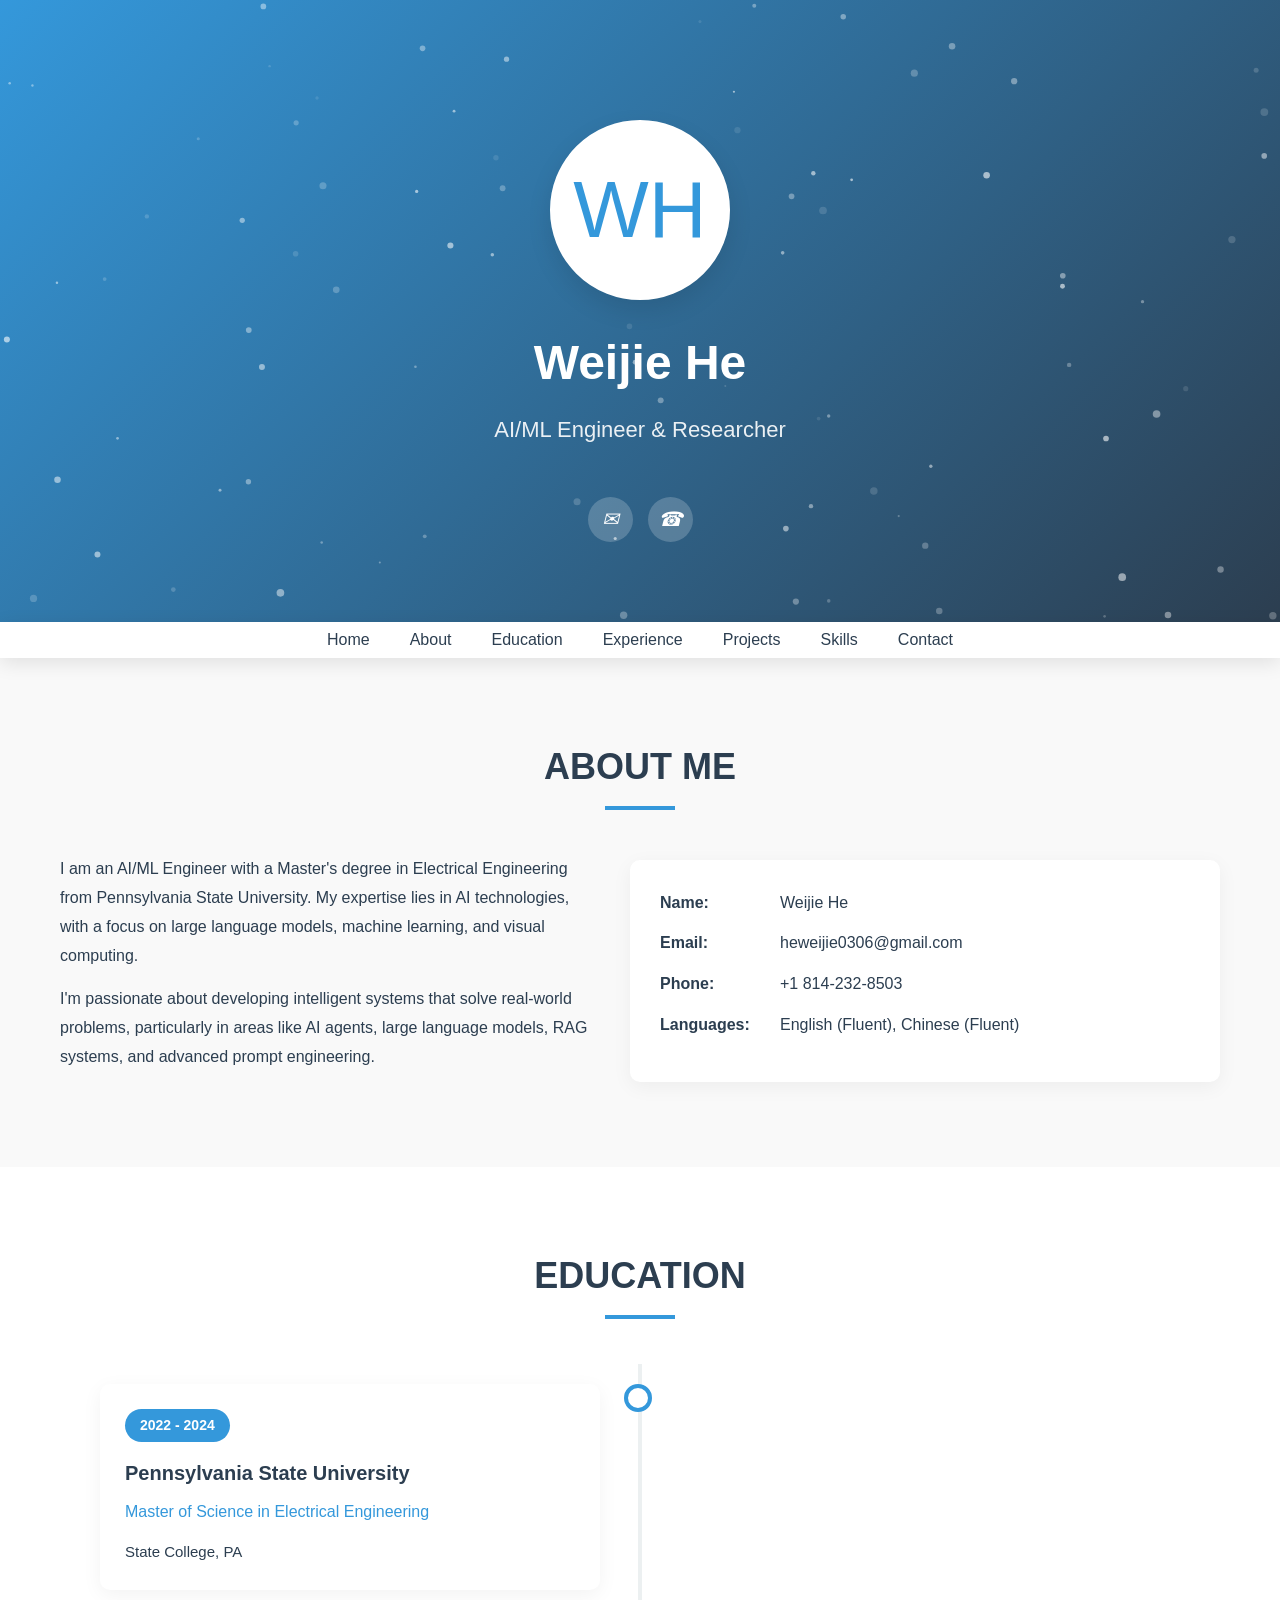
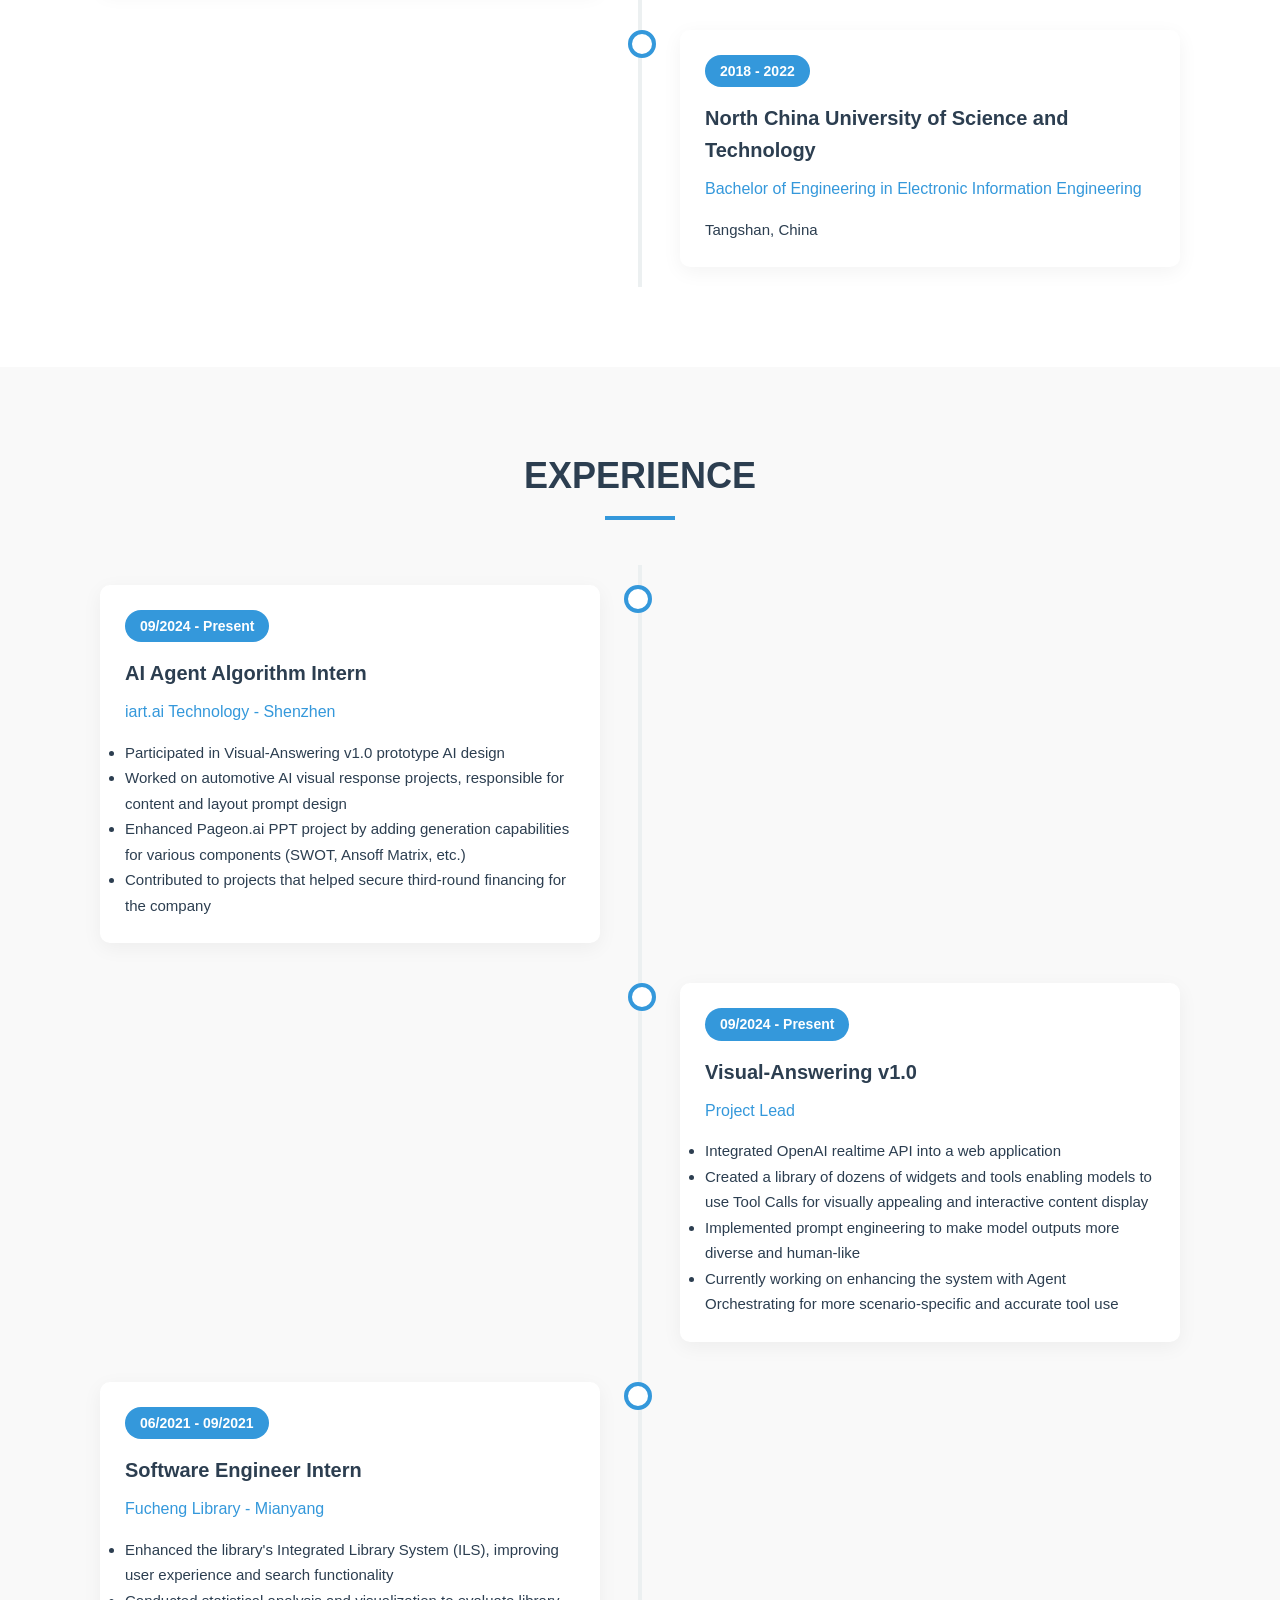
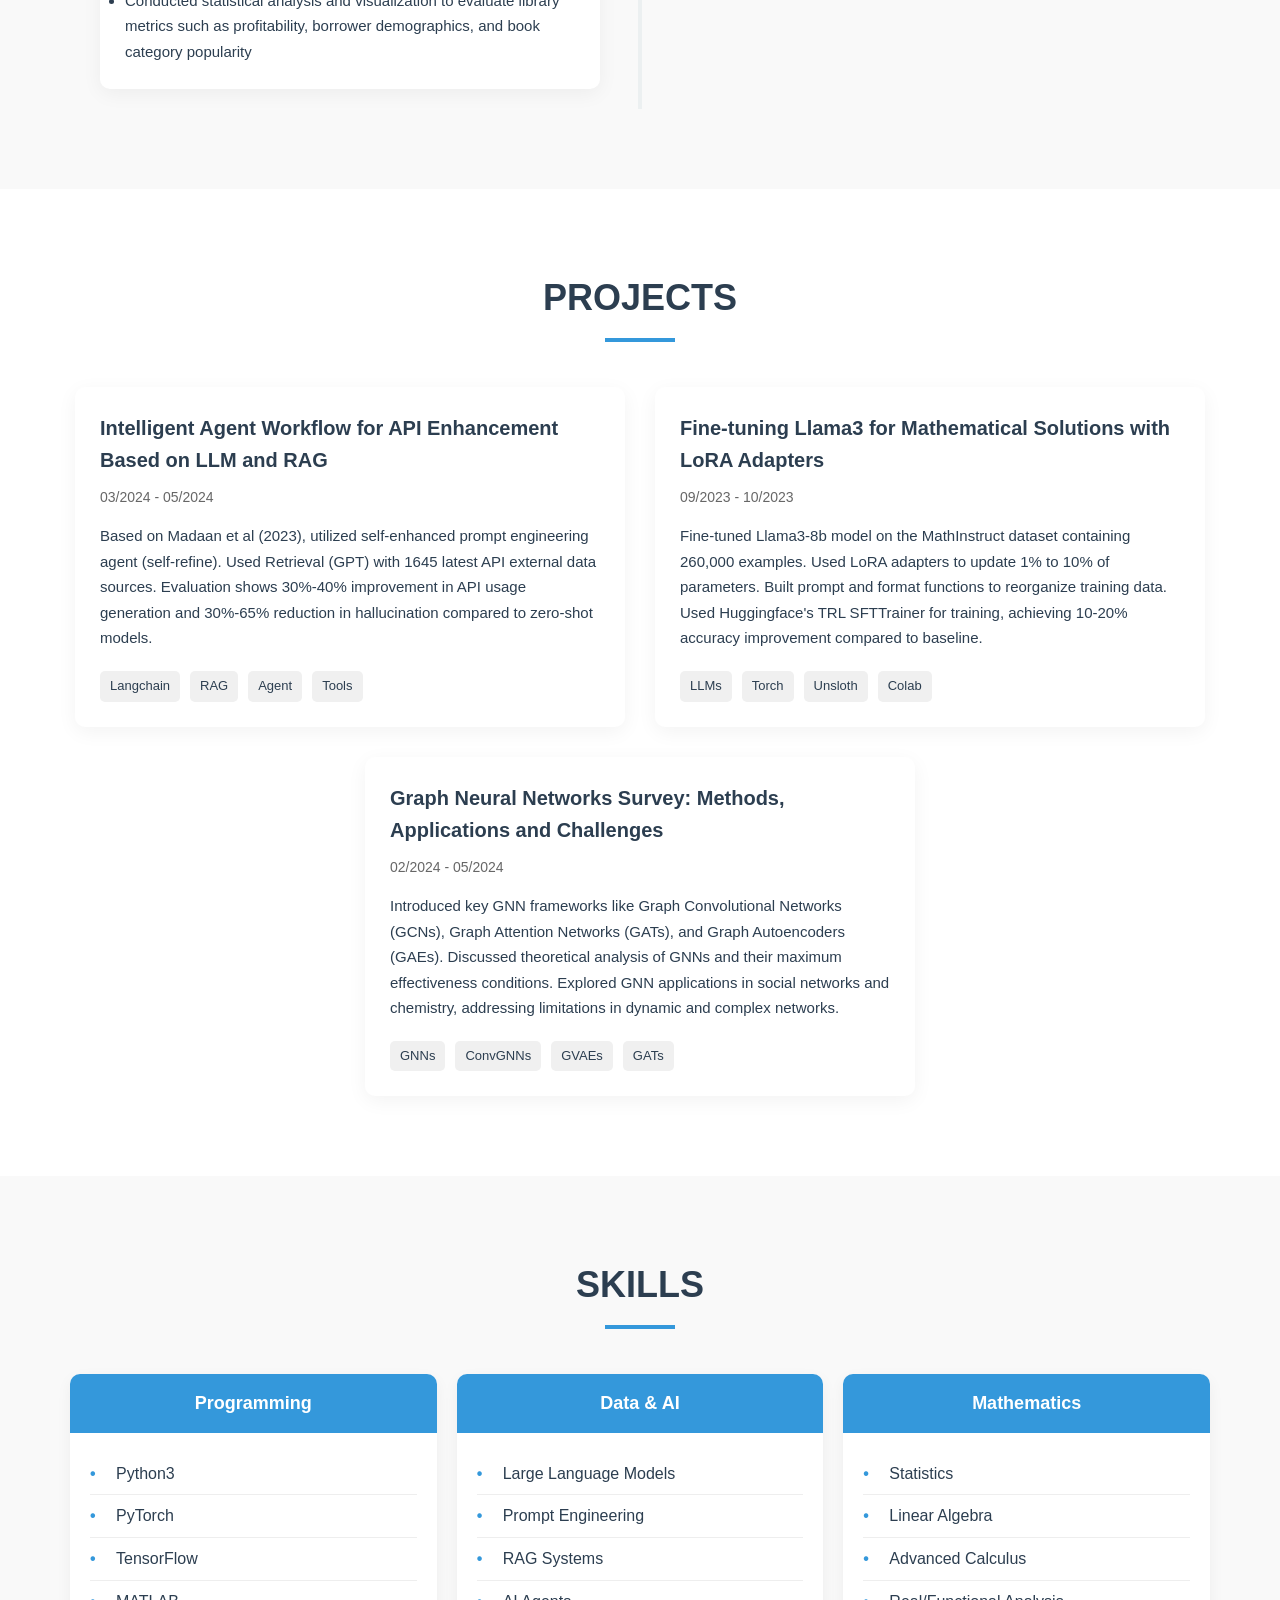
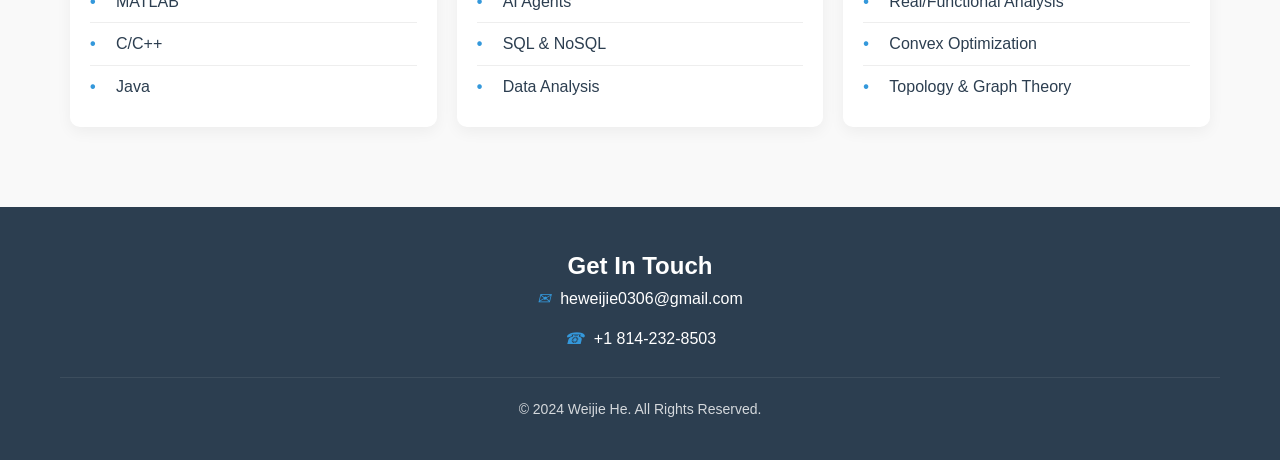
<file: weijie.html>
<!DOCTYPE html>
<html lang="en">
<head>
  <meta charset="UTF-8">
  <meta name="viewport" content="width=device-width, initial-scale=1.0">
  <title>Weijie He | AI Engineer</title>
  <style>
    :root {
      --primary: #3498db;
      --secondary: #2c3e50;
      --light: #ecf0f1;
      --dark: #2c3e50;
      --accent: #e74c3c;
    }
    
    * {
      margin: 0;
      padding: 0;
      box-sizing: border-box;
    }
    
    body {
      font-family: 'Segoe UI', Tahoma, Geneva, Verdana, sans-serif;
      line-height: 1.6;
      color: var(--dark);
      background-color: #f9f9f9;
    }
    
    .container {
      max-width: 1200px;
      margin: 0 auto;
      padding: 0 20px;
    }
    
    header {
      background: linear-gradient(135deg, var(--primary), var(--secondary));
      color: white;
      padding: 120px 0 80px;
      position: relative;
      overflow: hidden;
    }
    
    .particles {
      position: absolute;
      top: 0;
      left: 0;
      width: 100%;
      height: 100%;
      
    }
    
    .header-content {
      position: relative;
      z-index: 2;
      display: flex;
      flex-direction: column;
      align-items: center;
      text-align: center;
    }
    
    .profile-img {
      width: 180px;
      height: 180px;
      border-radius: 50%;
      object-fit: cover;
      border: 5px solid white;
      box-shadow: 0 10px 25px rgba(0,0,0,0.1);
      margin-bottom: 25px;
      background-color: #fff;
      display: flex;
      align-items: center;
      justify-content: center;
      font-size: 80px;
      color: var(--primary);
    }
    
    h1 {
      font-size: 48px;
      margin-bottom: 10px;
      font-weight: 700;
    }
    
    .header-subtitle {
      font-size: 22px;
      margin-bottom: 30px;
      opacity: 0.9;
    }
    
    .social-links {
      display: flex;
      gap: 15px;
      margin-top: 20px;
    }
    
    .social-links a {
      display: flex;
      align-items: center;
      justify-content: center;
      width: 45px;
      height: 45px;
      border-radius: 50%;
      background: rgba(255,255,255,0.2);
      color: white;
      transition: all 0.3s;
      text-decoration: none;
      font-size: 20px;
    }
    
    .social-links a:hover {
      background: white;
      color: var(--primary);
      transform: translateY(-3px);
    }
    
    .nav-container {
      background-color: white;
      box-shadow: 0 5px 20px rgba(0,0,0,0.1);
      position: sticky;
      top: 0;
      z-index: 100;
    }
    
    nav {
      display: flex;
      justify-content: center;
      padding: 15px 0;
    }
    
    nav a {
      color: var(--dark);
      text-decoration: none;
      margin: 0 20px;
      font-weight: 500;
      position: relative;
      padding: 5px 0;
      transition: all 0.3s;
    }
    
    nav a:hover {
      color: var(--primary);
    }
    
    nav a::after {
      content: '';
      position: absolute;
      bottom: 0;
      left: 0;
      width: 0;
      height: 2px;
      background-color: var(--primary);
      transition: width 0.3s;
    }
    
    nav a:hover::after {
      width: 100%;
    }
    
    section {
      padding: 80px 0;
    }
    
    section:nth-child(even) {
      background-color: white;
    }
    
    .section-title {
      text-align: center;
      margin-bottom: 60px;
      position: relative;
    }
    
    .section-title h2 {
      font-size: 36px;
      font-weight: 700;
      text-transform: uppercase;
      color: var(--secondary);
    }
    
    .section-title::after {
      content: '';
      position: absolute;
      bottom: -15px;
      left: 50%;
      transform: translateX(-50%);
      width: 70px;
      height: 4px;
      background-color: var(--primary);
    }
    
    .about-content {
      display: flex;
      flex-wrap: wrap;
      gap: 40px;
      align-items: center;
    }
    
    .about-text {
      flex: 1;
      min-width: 300px;
    }
    
    .about-text p {
      margin-bottom: 15px;
      font-size: 16px;
      line-height: 1.8;
    }
    
    .about-details {
      flex: 1;
      min-width: 300px;
      background-color: white;
      padding: 30px;
      border-radius: 10px;
      box-shadow: 0 5px 20px rgba(0,0,0,0.05);
    }
    
    .detail-item {
      display: flex;
      margin-bottom: 15px;
    }
    
    .detail-title {
      min-width: 120px;
      font-weight: 600;
      color: var(--secondary);
    }
    
    .timeline {
      position: relative;
    }
    
    .timeline::before {
      content: '';
      position: absolute;
      width: 4px;
      background-color: var(--light);
      top: 0;
      bottom: 0;
      left: 50%;
      margin-left: -2px;
    }
    
    .timeline-item {
      padding: 20px 40px;
      position: relative;
      width: 50%;
      box-sizing: border-box;
    }
    
    .timeline-item:nth-child(odd) {
      left: 0;
    }
    
    .timeline-item:nth-child(even) {
      left: 50%;
    }
    
    .timeline-item::after {
      content: '';
      position: absolute;
      width: 20px;
      height: 20px;
      background-color: white;
      border: 4px solid var(--primary);
      border-radius: 50%;
      top: 20px;
      z-index: 1;
    }
    
    .timeline-item:nth-child(odd)::after {
      right: -12px;
    }
    
    .timeline-item:nth-child(even)::after {
      left: -12px;
    }
    
    .timeline-content {
      background-color: white;
      padding: 25px;
      border-radius: 10px;
      box-shadow: 0 5px 20px rgba(0,0,0,0.05);
      position: relative;
      transition: all 0.3s;
    }
    
    .timeline-content:hover {
      transform: translateY(-5px);
      box-shadow: 0 10px 30px rgba(0,0,0,0.1);
    }
    
    .timeline-date {
      display: inline-block;
      color: white;
      background-color: var(--primary);
      padding: 5px 15px;
      border-radius: 20px;
      font-size: 14px;
      font-weight: 600;
      margin-bottom: 15px;
    }
    
    .timeline-title {
      font-size: 20px;
      margin-bottom: 10px;
      color: var(--secondary);
      font-weight: 600;
    }
    
    .timeline-subtitle {
      color: var(--primary);
      font-size: 16px;
      margin-bottom: 15px;
    }
    
    .timeline-desc {
      font-size: 15px;
      line-height: 1.7;
    }
    
    .skills-container {
      display: flex;
      flex-wrap: wrap;
      gap: 20px;
      justify-content: center;
    }
    
    .skill-category {
      background-color: white;
      box-shadow: 0 5px 15px rgba(0,0,0,0.05);
      border-radius: 10px;
      overflow: hidden;
      width: calc(33.333% - 20px);
      min-width: 300px;
      transition: all 0.3s;
    }
    
    .skill-category:hover {
      transform: translateY(-5px);
      box-shadow: 0 10px 25px rgba(0,0,0,0.1);
    }
    
    .skill-header {
      background-color: var(--primary);
      color: white;
      text-align: center;
      padding: 15px;
      font-size: 18px;
      font-weight: 600;
    }
    
    .skill-list {
      padding: 20px;
      list-style-type: none;
    }
    
    .skill-list li {
      padding: 8px 0;
      display: flex;
      align-items: center;
      border-bottom: 1px solid #eee;
    }
    
    .skill-list li:last-child {
      border-bottom: none;
    }
    
    .skill-list li::before {
      content: '•';
      color: var(--primary);
      font-weight: bold;
      display: inline-block;
      width: 1em;
      margin-right: 10px;
    }
    
    .project-grid {
      display: flex;
      flex-wrap: wrap;
      gap: 30px;
      justify-content: center;
    }
    
    .project-card {
      background-color: white;
      border-radius: 10px;
      overflow: hidden;
      box-shadow: 0 5px 20px rgba(0,0,0,0.05);
      width: calc(50% - 30px);
      min-width: 300px;
      transition: all 0.3s;
    }
    
    .project-card:hover {
      transform: translateY(-5px);
      box-shadow: 0 15px 35px rgba(0,0,0,0.1);
    }
    
    .project-info {
      padding: 25px;
    }
    
    .project-title {
      font-size: 20px;
      margin-bottom: 10px;
      color: var(--secondary);
    }
    
    .project-date {
      font-size: 14px;
      color: #666;
      margin-bottom: 15px;
      display: block;
    }
    
    .project-desc {
      font-size: 15px;
      line-height: 1.7;
      margin-bottom: 20px;
    }
    
    .project-tags {
      display: flex;
      flex-wrap: wrap;
      gap: 10px;
    }
    
    .project-tag {
      background-color: #f0f0f0;
      padding: 5px 10px;
      border-radius: 5px;
      font-size: 13px;
      color: var(--secondary);
    }
    
    footer {
      background-color: var(--secondary);
      color: white;
      padding: 40px 0;
      text-align: center;
    }
    
    .contact-info {
      margin-bottom: 25px;
    }
    
    .contact-item {
      display: flex;
      align-items: center;
      justify-content: center;
      margin-bottom: 15px;
      font-size: 16px;
    }
    
    .contact-item i {
      margin-right: 10px;
      color: var(--primary);
    }
    
    .copyright {
      padding-top: 20px;
      border-top: 1px solid rgba(255,255,255,0.1);
      font-size: 14px;
      opacity: 0.8;
    }
    
    @media (max-width: 768px) {
      .timeline::before {
        left: 40px;
      }
      
      .timeline-item {
        width: 100%;
        padding-left: 70px;
        padding-right: 25px;
      }
      
      .timeline-item:nth-child(even) {
        left: 0;
      }
      
      .timeline-item::after {
        left: 30px;
      }
      
      .timeline-item:nth-child(odd)::after {
        right: auto;
        left: 30px;
      }
      
      .skill-category {
        width: 100%;
      }
      
      .project-card {
        width: 100%;
      }
    }
    
    /* Animations */
    @keyframes fadeInUp {
      from {
        opacity: 0;
        transform: translateY(20px);
      }
      to {
        opacity: 1;
        transform: translateY(0);
      }
    }
    
    .fade-in-up {
      animation: fadeInUp 0.7s ease-out;
    }
  </style>
</head>
<body>

  <header id="home">
    <div id="particles" class="particles"></div>
    <div class="container">
      <div class="header-content fade-in-up">
        <div class="profile-img">WH</div>
        <h1>Weijie He</h1>
        <div class="header-subtitle">AI/ML Engineer & Researcher</div>
        <div class="social-links">
          <a href="mailto:heweijie0306@gmail.com" title="Email"><i>✉</i></a>
          <a href="tel:+18142328503" title="Phone"><i>☎</i></a>
        </div>
      </div>
    </div>
  </header>
  
  <div class="nav-container">
    <nav class="container">
      <a href="#home">Home</a>
      <a href="#about">About</a>
      <a href="#education">Education</a>
      <a href="#experience">Experience</a>
      <a href="#projects">Projects</a>
      <a href="#skills">Skills</a>
      <a href="#contact">Contact</a>
    </nav>
  </div>
  
  <section id="about" class="fade-in-up">
    <div class="container">
      <div class="section-title">
        <h2>About Me</h2>
      </div>
      <div class="about-content">
        <div class="about-text">
          <p>I am an AI/ML Engineer with a Master's degree in Electrical Engineering from Pennsylvania State University. My expertise lies in AI technologies, with a focus on large language models, machine learning, and visual computing.</p>
          <p>I'm passionate about developing intelligent systems that solve real-world problems, particularly in areas like AI agents, large language models, RAG systems, and advanced prompt engineering.</p>
        </div>
        <div class="about-details">
          <div class="detail-item">
            <div class="detail-title">Name:</div>
            <div>Weijie He</div>
          </div>
          <div class="detail-item">
            <div class="detail-title">Email:</div>
            <div>heweijie0306@gmail.com</div>
          </div>
          <div class="detail-item">
            <div class="detail-title">Phone:</div>
            <div>+1 814-232-8503</div>
          </div>
          <div class="detail-item">
            <div class="detail-title">Languages:</div>
            <div>English (Fluent), Chinese (Fluent)</div>
          </div>
        </div>
      </div>
    </div>
  </section>
  
  <section id="education">
    <div class="container">
      <div class="section-title">
        <h2>Education</h2>
      </div>
      <div class="timeline">
        <div class="timeline-item fade-in-up">
          <div class="timeline-content">
            <span class="timeline-date">2022 - 2024</span>
            <h3 class="timeline-title">Pennsylvania State University</h3>
            <div class="timeline-subtitle">Master of Science in Electrical Engineering</div>
            <p class="timeline-desc">State College, PA</p>
          </div>
        </div>
        <div class="timeline-item fade-in-up">
          <div class="timeline-content">
            <span class="timeline-date">2018 - 2022</span>
            <h3 class="timeline-title">North China University of Science and Technology</h3>
            <div class="timeline-subtitle">Bachelor of Engineering in Electronic Information Engineering</div>
            <p class="timeline-desc">Tangshan, China</p>
          </div>
        </div>
      </div>
    </div>
  </section>
  
  <section id="experience">
    <div class="container">
      <div class="section-title">
        <h2>Experience</h2>
      </div>
      <div class="timeline">
        <div class="timeline-item fade-in-up">
          <div class="timeline-content">
            <span class="timeline-date">09/2024 - Present</span>
            <h3 class="timeline-title">AI Agent Algorithm Intern</h3>
            <div class="timeline-subtitle">iart.ai Technology - Shenzhen</div>
            <div class="timeline-desc">
              <ul>
                <li>Participated in Visual-Answering v1.0 prototype AI design</li>
                <li>Worked on automotive AI visual response projects, responsible for content and layout prompt design</li>
                <li>Enhanced Pageon.ai PPT project by adding generation capabilities for various components (SWOT, Ansoff Matrix, etc.)</li>
                <li>Contributed to projects that helped secure third-round financing for the company</li>
              </ul>
            </div>
          </div>
        </div>
        <div class="timeline-item fade-in-up">
          <div class="timeline-content">
            <span class="timeline-date">09/2024 - Present</span>
            <h3 class="timeline-title">Visual-Answering v1.0</h3>
            <div class="timeline-subtitle">Project Lead</div>
            <div class="timeline-desc">
              <ul>
                <li>Integrated OpenAI realtime API into a web application</li>
                <li>Created a library of dozens of widgets and tools enabling models to use Tool Calls for visually appealing and interactive content display</li>
                <li>Implemented prompt engineering to make model outputs more diverse and human-like</li>
                <li>Currently working on enhancing the system with Agent Orchestrating for more scenario-specific and accurate tool use</li>
              </ul>
            </div>
          </div>
        </div>
        <div class="timeline-item fade-in-up">
          <div class="timeline-content">
            <span class="timeline-date">06/2021 - 09/2021</span>
            <h3 class="timeline-title">Software Engineer Intern</h3>
            <div class="timeline-subtitle">Fucheng Library - Mianyang</div>
            <div class="timeline-desc">
              <ul>
                <li>Enhanced the library's Integrated Library System (ILS), improving user experience and search functionality</li>
                <li>Conducted statistical analysis and visualization to evaluate library metrics such as profitability, borrower demographics, and book category popularity</li>
              </ul>
            </div>
          </div>
        </div>
      </div>
    </div>
  </section>
  
  <section id="projects" class="fade-in-up">
    <div class="container">
      <div class="section-title">
        <h2>Projects</h2>
      </div>
      <div class="project-grid">
        <div class="project-card">
          <div class="project-info">
            <h3 class="project-title">Intelligent Agent Workflow for API Enhancement Based on LLM and RAG</h3>
            <span class="project-date">03/2024 - 05/2024</span>
            <p class="project-desc">Based on Madaan et al (2023), utilized self-enhanced prompt engineering agent (self-refine). Used Retrieval (GPT) with 1645 latest API external data sources. Evaluation shows 30%-40% improvement in API usage generation and 30%-65% reduction in hallucination compared to zero-shot models.</p>
            <div class="project-tags">
              <span class="project-tag">Langchain</span>
              <span class="project-tag">RAG</span>
              <span class="project-tag">Agent</span>
              <span class="project-tag">Tools</span>
            </div>
          </div>
        </div>
        <div class="project-card">
          <div class="project-info">
            <h3 class="project-title">Fine-tuning Llama3 for Mathematical Solutions with LoRA Adapters</h3>
            <span class="project-date">09/2023 - 10/2023</span>
            <p class="project-desc">Fine-tuned Llama3-8b model on the MathInstruct dataset containing 260,000 examples. Used LoRA adapters to update 1% to 10% of parameters. Built prompt and format functions to reorganize training data. Used Huggingface's TRL SFTTrainer for training, achieving 10-20% accuracy improvement compared to baseline.</p>
            <div class="project-tags">
              <span class="project-tag">LLMs</span>
              <span class="project-tag">Torch</span>
              <span class="project-tag">Unsloth</span>
              <span class="project-tag">Colab</span>
            </div>
          </div>
        </div>
        <div class="project-card">
          <div class="project-info">
            <h3 class="project-title">Graph Neural Networks Survey: Methods, Applications and Challenges</h3>
            <span class="project-date">02/2024 - 05/2024</span>
            <p class="project-desc">Introduced key GNN frameworks like Graph Convolutional Networks (GCNs), Graph Attention Networks (GATs), and Graph Autoencoders (GAEs). Discussed theoretical analysis of GNNs and their maximum effectiveness conditions. Explored GNN applications in social networks and chemistry, addressing limitations in dynamic and complex networks.</p>
            <div class="project-tags">
              <span class="project-tag">GNNs</span>
              <span class="project-tag">ConvGNNs</span>
              <span class="project-tag">GVAEs</span>
              <span class="project-tag">GATs</span>
            </div>
          </div>
        </div>
      </div>
    </div>
  </section>
  
  <section id="skills">
    <div class="container">
      <div class="section-title">
        <h2>Skills</h2>
      </div>
      <div class="skills-container">
        <div class="skill-category fade-in-up">
          <div class="skill-header">Programming</div>
          <ul class="skill-list">
            <li>Python3</li>
            <li>PyTorch</li>
            <li>TensorFlow</li>
            <li>MATLAB</li>
            <li>C/C++</li>
            <li>Java</li>
          </ul>
        </div>
        <div class="skill-category fade-in-up">
          <div class="skill-header">Data & AI</div>
          <ul class="skill-list">
            <li>Large Language Models</li>
            <li>Prompt Engineering</li>
            <li>RAG Systems</li>
            <li>AI Agents</li>
            <li>SQL & NoSQL</li>
            <li>Data Analysis</li>
          </ul>
        </div>
        <div class="skill-category fade-in-up">
          <div class="skill-header">Mathematics</div>
          <ul class="skill-list">
            <li>Statistics</li>
            <li>Linear Algebra</li>
            <li>Advanced Calculus</li>
            <li>Real/Functional Analysis</li>
            <li>Convex Optimization</li>
            <li>Topology & Graph Theory</li>
          </ul>
        </div>
      </div>
    </div>
  </section>
  
  <footer id="contact">
    <div class="container">
      <h2>Get In Touch</h2>
      <div class="contact-info">
        <div class="contact-item">
          <i>✉</i>
          <span>heweijie0306@gmail.com</span>
        </div>
        <div class="contact-item">
          <i>☎</i>
          <span>+1 814-232-8503</span>
        </div>
      </div>
      <div class="copyright">
        &copy; 2024 Weijie He. All Rights Reserved.
      </div>
    </div>
  </footer>

  <script>
    // Simple particle effect for header
    document.addEventListener('DOMContentLoaded', function() {
      const canvas = document.createElement('canvas');
      const ctx = canvas.getContext('2d');
      const particlesContainer = document.getElementById('particles');
      
      particlesContainer.appendChild(canvas);
      
      let particlesArray = [];
      
      // Get canvas size
      canvas.width = particlesContainer.offsetWidth;
      canvas.height = particlesContainer.offsetHeight;
      
      // Handle resize
      window.addEventListener('resize', function() {
        canvas.width = particlesContainer.offsetWidth;
        canvas.height = particlesContainer.offsetHeight;
        initParticles();
      });
      
      class Particle {
        constructor() {
          this.x = Math.random() * canvas.width;
          this.y = Math.random() * canvas.height;
          this.size = Math.random() * 3 + 1;
          this.speedX = Math.random() * 1 - 0.5;
          this.speedY = Math.random() * 1 - 0.5;
          this.color = 'rgba(255, 255, 255, ' + (Math.random() * 0.5 + 0.1) + ')';
        }
        
        update() {
          this.x += this.speedX;
          this.y += this.speedY;
          
          if (this.x > canvas.width || this.x < 0) {
            this.speedX = -this.speedX;
          }
          
          if (this.y > canvas.height || this.y < 0) {
            this.speedY = -this.speedY;
          }
        }
        
        draw() {
          ctx.fillStyle = this.color;
          ctx.beginPath();
          ctx.arc(this.x, this.y, this.size, 0, Math.PI * 2);
          ctx.closePath();
          ctx.fill();
        }
      }
      
      function initParticles() {
        particlesArray = [];
        const numberOfParticles = canvas.width * canvas.height / 9000;
        
        for (let i = 0; i < numberOfParticles; i++) {
          particlesArray.push(new Particle());
        }
      }
      
      function animateParticles() {
        ctx.clearRect(0, 0, canvas.width, canvas.height);
        
        for (let i = 0; i < particlesArray.length; i++) {
          particlesArray[i].update();
          particlesArray[i].draw();
        }
        
        requestAnimationFrame(animateParticles);
      }
      
      initParticles();
      animateParticles();
    });
    
    // Smooth scrolling for navigation links
    document.querySelectorAll('nav a').forEach(anchor => {
      anchor.addEventListener('click', function(e) {
        e.preventDefault();
        
        const targetId = this.getAttribute('href');
        const targetElement = document.querySelector(targetId);
        
        window.scrollTo({
          top: targetElement.offsetTop - 70,
          behavior: 'smooth'
        });
      });
    });
    
    // Intersection Observer for fade-in animations
    const faders = document.querySelectorAll('.fade-in-up');
    
    const appearOptions = {
      threshold: 0.15,
      rootMargin: "0px 0px -100px 0px"
    };
    
    const appearOnScroll = new IntersectionObserver(function(entries, appearOnScroll) {
      entries.forEach(entry => {
        if (!entry.isIntersecting) {
          return;
        } else {
          entry.target.style.animation = 'fadeInUp 0.7s ease-out forwards';
          appearOnScroll.unobserve(entry.target);
        }
      });
    }, appearOptions);
    
    faders.forEach(fader => {
      fader.style.opacity = "0";
      appearOnScroll.observe(fader);
    });
  </script>
</body>
</html>
</file>
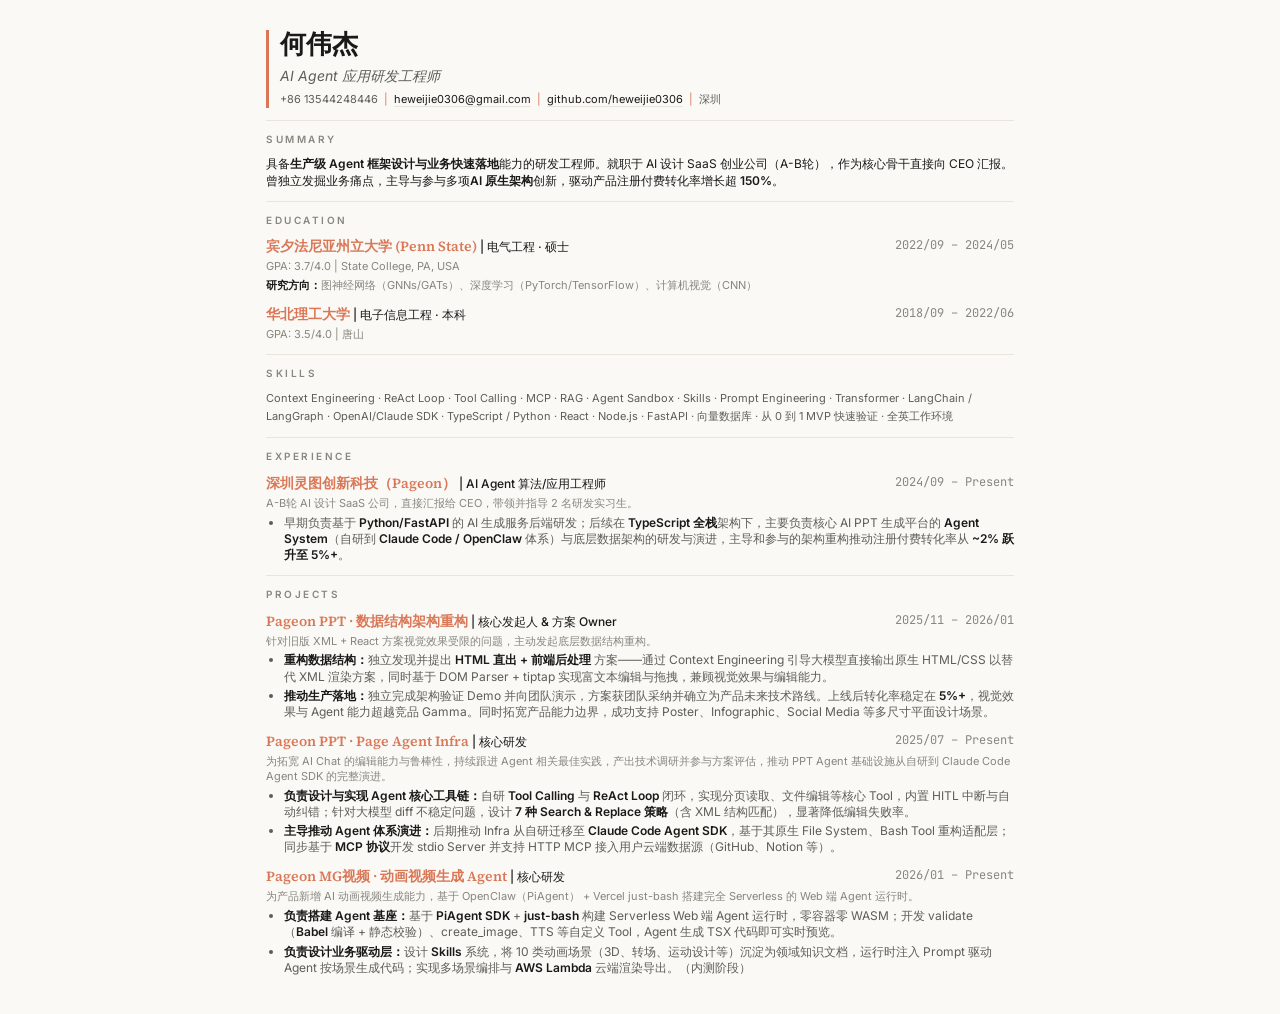
<file: resume/anthropic.html>
<!DOCTYPE html>
<html lang="zh-CN">
<head>
    <meta charset="UTF-8">
    <meta name="viewport" content="width=device-width, initial-scale=1.0">
    <title>何伟杰 - 简历</title>
    <link rel="preconnect" href="https://fonts.googleapis.com">
    <link rel="preconnect" href="https://fonts.gstatic.com" crossorigin>
    <link href="https://fonts.googleapis.com/css2?family=Inter:wght@400;500;600&family=JetBrains+Mono:wght@400;500&family=Source+Serif+4:opsz,wght@8..60,400;8..60,600&display=swap" rel="stylesheet">

    <style>
        :root {
            --bg-page: #faf9f5;
            --bg-card: #f0eee6;
            --color-text: #1a1918;
            --color-text-sub: #5e5d59;
            --color-text-muted: #87867f;
            --color-accent: #d97757;
            --color-border: #e8e6dc;
            --font-serif: 'Source Serif 4', Georgia, 'Times New Roman', serif;
            --font-sans: 'Inter', -apple-system, BlinkMacSystemFont, 'PingFang SC', 'Hiragino Sans GB', 'Microsoft YaHei', sans-serif;
            --font-mono: 'JetBrains Mono', 'SF Mono', monospace;
        }

        * { box-sizing: border-box; margin: 0; padding: 0; }

        body {
            background-color: var(--bg-page);
            color: var(--color-text);
            font-family: var(--font-sans);
            line-height: 1.35;
            font-size: 12px;
            -webkit-font-smoothing: antialiased;
        }

        .resume-container {
            max-width: 820px;
            margin: 0 auto;
            padding: 30px 36px;
        }

        a {
            color: var(--color-text);
            text-decoration: none;
            border-bottom: 1px solid var(--color-border);
        }

        /* ── Header: 单栏堆叠，保留 card 背景 ── */
        header {
            margin-bottom: 12px;
        }

        h1 {
            font-family: var(--font-serif);
            font-size: 26px;
            font-weight: 600;
            color: var(--color-text);
            line-height: 1.1;
            margin-bottom: 8px;
        }

        .brand-line {
            width: 3px;
            height: 100%;
            background-color: var(--color-accent);
            position: absolute;
            left: 0;
            top: 0;
        }

        .header-content {
            position: relative;
            padding-left: 14px;
        }

        .job-title {
            font-size: 14px;
            font-style: italic;
            color: var(--color-text-sub);
            margin-top: 2px;
        }

        /* 联系方式：纯文本，用真实分隔符 */
        .contact-info {
            font-size: 11px;
            color: var(--color-text-sub);
            line-height: 1.5;
        }

        .contact-info .sep {
            color: var(--color-accent);
            margin: 0 6px;
        }

        /* ── Section 通用 ── */
        section {
            padding-top: 12px;
            margin-top: 12px;
            border-top: 1px solid var(--color-border);
        }

        h2 {
            font-size: 10px;
            font-weight: 600;
            text-transform: uppercase;
            letter-spacing: 2.5px;
            color: var(--color-text-muted);
            margin-bottom: 10px;
        }

        p { margin-bottom: 6px; }
        strong { font-weight: 600; color: var(--color-text); }

        /* ── 列表：原生 disc，不用伪元素 ── */
        ul {
            list-style: disc;
            padding-left: 18px;
            margin-bottom: 8px;
        }

        ul li {
            margin-bottom: 3px;
            color: var(--color-text-sub);
        }

        ul li strong { color: var(--color-text); }

        /* ── Skills：语义化 ul ── */
        .skills-list {
            list-style: none;
            padding-left: 0;
            margin-bottom: 0;
        }

        .skills-list li {
            margin-bottom: 3px;
            color: var(--color-text-sub);
            font-size: 11px;
            line-height: 1.5;
        }

        .skills-list li strong {
            font-size: 11px;
            color: var(--color-text);
            margin-right: 6px;
        }

        .skills-list li span {
            font-family: var(--font-mono);
            font-size: 11px;
        }

        /* ── 经历/项目 block ── */
        .item-block { margin-bottom: 12px; }
        .item-block:last-child { margin-bottom: 0; }

        h3 {
            font-family: var(--font-serif);
            font-size: 14px;
            font-weight: 600;
            color: var(--color-accent);
            margin-bottom: 3px;
        }

        h3 .role {
            font-family: var(--font-sans);
            font-size: 12px;
            font-weight: 500;
            color: var(--color-text);
        }

        h3 .date {
            font-family: var(--font-mono);
            font-size: 12px;
            font-weight: 400;
            color: var(--color-text-muted);
            float: right;
        }

        .item-meta {
            font-size: 11px;
            color: var(--color-text-muted);
            margin-bottom: 4px;
        }

        code {
            font-family: var(--font-mono);
            font-size: 11px;
        }

        @media print {
            body { background: white !important; }
            .resume-container { padding: 0; max-width: 100%; }
            section { page-break-inside: avoid; }
        }
    </style>
</head>
<body>

<div class="resume-container">

    <!-- Header：单栏，ATS 从上到下顺序读取 -->
    <header>
        <div class="header-content">
            <div class="brand-line"></div>
            <h1>何伟杰</h1>
            <p class="job-title">AI Agent 应用研发工程师</p>
            <p class="contact-info" style="margin-top: 4px;">
                +86 13544248446<span class="sep">|</span><a href="mailto:heweijie0306@gmail.com">heweijie0306@gmail.com</a><span class="sep">|</span><a href="https://github.com/heweijie0306">github.com/heweijie0306</a><span class="sep">|</span>深圳
            </p>
        </div>
    </header>

    <!-- 个人总结 -->
    <section>
        <h2>Summary</h2>
        <p>
            具备<strong>生产级 Agent 框架设计与业务快速落地</strong>能力的研发工程师。就职于 AI 设计 SaaS 创业公司（A-B轮），作为核心骨干直接向 CEO 汇报。曾独立发掘业务痛点，主导与参与多项<strong>AI 原生架构</strong>创新，驱动产品注册付费转化率增长超 <strong>150%</strong>。
        </p>
    </section>

    <!-- 教育背景 -->
    <section>
        <h2>Education</h2>

        <div class="item-block">
            <h3>宾夕法尼亚州立大学 (Penn State) <span class="role">| 电气工程 · 硕士</span> <span class="date">2022/09 – 2024/05</span></h3>
            <p class="item-meta">GPA: 3.7/4.0 | State College, PA, USA</p>
            <p class="item-meta"><strong>研究方向：</strong>图神经网络（GNNs/GATs）、深度学习（PyTorch/TensorFlow）、计算机视觉（CNN）</p>
        </div>

        <div class="item-block" style="margin-bottom: 0;">
            <h3>华北理工大学 <span class="role">| 电子信息工程 · 本科</span> <span class="date">2018/09 – 2022/06</span></h3>
            <p class="item-meta">GPA: 3.5/4.0 | 唐山</p>
        </div>
    </section>

    <!-- 专业技能 -->
    <section>
        <h2>Skills</h2>
        <p style="font-size: 11px; color: var(--color-text-sub); line-height: 1.6;">
            Context Engineering · ReAct Loop · Tool Calling · MCP · RAG · Agent Sandbox · Skills · Prompt Engineering · Transformer · LangChain / LangGraph · OpenAI/Claude SDK · TypeScript / Python · React · Node.js · FastAPI · 向量数据库 · 从 0 到 1 MVP 快速验证 · 全英工作环境
        </p>
    </section>

    <!-- 工作经历 -->
    <section>
        <h2>Experience</h2>
        <div class="item-block">
            <h3>深圳灵图创新科技（Pageon） <span class="role">| AI Agent 算法/应用工程师</span> <span class="date">2024/09 – Present</span></h3>
            <p class="item-meta">A-B轮 AI 设计 SaaS 公司，直接汇报给 CEO，带领并指导 2 名研发实习生。</p>
            <ul>
                <li>早期负责基于 <strong>Python/FastAPI</strong> 的 AI 生成服务后端研发；后续在 <strong>TypeScript 全栈</strong>架构下，主要负责核心 AI PPT 生成平台的 <strong>Agent System</strong>（自研到 <strong>Claude Code / OpenClaw</strong> 体系）与底层数据架构的研发与演进，主导和参与的架构重构推动注册付费转化率从 <strong>~2% 跃升至 5%+</strong>。</li>
            </ul>
        </div>
    </section>

    <!-- 项目经历 -->
    <section>
        <h2>Projects</h2>

        <div class="item-block">
            <h3>Pageon PPT · 数据结构架构重构 <span class="role">| 核心发起人 &amp; 方案 Owner</span> <span class="date">2025/11 – 2026/01</span></h3>
            <p class="item-meta">针对旧版 XML + React 方案视觉效果受限的问题，主动发起底层数据结构重构。</p>
            <ul>
                <li><strong>重构数据结构：</strong>独立发现并提出 <strong>HTML 直出 + 前端后处理</strong> 方案——通过 Context Engineering 引导大模型直接输出原生 HTML/CSS 以替代 XML 渲染方案，同时基于 DOM Parser + tiptap 实现富文本编辑与拖拽，兼顾视觉效果与编辑能力。</li>
                <li><strong>推动生产落地：</strong>独立完成架构验证 Demo 并向团队演示，方案获团队采纳并确立为产品未来技术路线。上线后转化率稳定在 <strong>5%+</strong>，视觉效果与 Agent 能力超越竞品 Gamma。同时拓宽产品能力边界，成功支持 Poster、Infographic、Social Media 等多尺寸平面设计场景。</li>
            </ul>
        </div>

        <div class="item-block">
            <h3>Pageon PPT · Page Agent Infra <span class="role">| 核心研发</span> <span class="date">2025/07 – Present</span></h3>
            <p class="item-meta">为拓宽 AI Chat 的编辑能力与鲁棒性，持续跟进 Agent 相关最佳实践，产出技术调研并参与方案评估，推动 PPT Agent 基础设施从自研到 Claude Code Agent SDK 的完整演进。</p>
            <ul>
                <li><strong>负责设计与实现 Agent 核心工具链：</strong>自研 <strong>Tool Calling</strong> 与 <strong>ReAct Loop</strong> 闭环，实现分页读取、文件编辑等核心 Tool，内置 HITL 中断与自动纠错；针对大模型 diff 不稳定问题，设计 <strong>7 种 Search &amp; Replace 策略</strong>（含 XML 结构匹配），显著降低编辑失败率。</li>
                <li><strong>主导推动 Agent 体系演进：</strong>后期推动 Infra 从自研迁移至 <strong>Claude Code Agent SDK</strong>，基于其原生 File System、Bash Tool 重构适配层；同步基于 <strong>MCP 协议</strong>开发 stdio Server 并支持 HTTP MCP 接入用户云端数据源（GitHub、Notion 等）。</li>
            </ul>
        </div>

        <div class="item-block">
            <h3>Pageon MG视频 · 动画视频生成 Agent <span class="role">| 核心研发</span> <span class="date">2026/01 – Present</span></h3>
            <p class="item-meta">为产品新增 AI 动画视频生成能力，基于 OpenClaw（PiAgent） + Vercel just-bash 搭建完全 Serverless 的 Web 端 Agent 运行时。</p>
            <ul>
                <li><strong>负责搭建 Agent 基座：</strong>基于 <strong>PiAgent SDK</strong> + <strong>just-bash</strong> 构建 Serverless Web 端 Agent 运行时，零容器零 WASM；开发 validate（<strong>Babel</strong> 编译 + 静态校验）、create_image、TTS 等自定义 Tool，Agent 生成 TSX 代码即可实时预览。</li>
                <li><strong>负责设计业务驱动层：</strong>设计 <strong>Skills</strong> 系统，将 10 类动画场景（3D、转场、运动设计等）沉淀为领域知识文档，运行时注入 Prompt 驱动 Agent 按场景生成代码；实现多场景编排与 <strong>AWS Lambda</strong> 云端渲染导出。（内测阶段）</li>
            </ul>
        </div>
    </section>

</div>

</body>
</html>
</file>
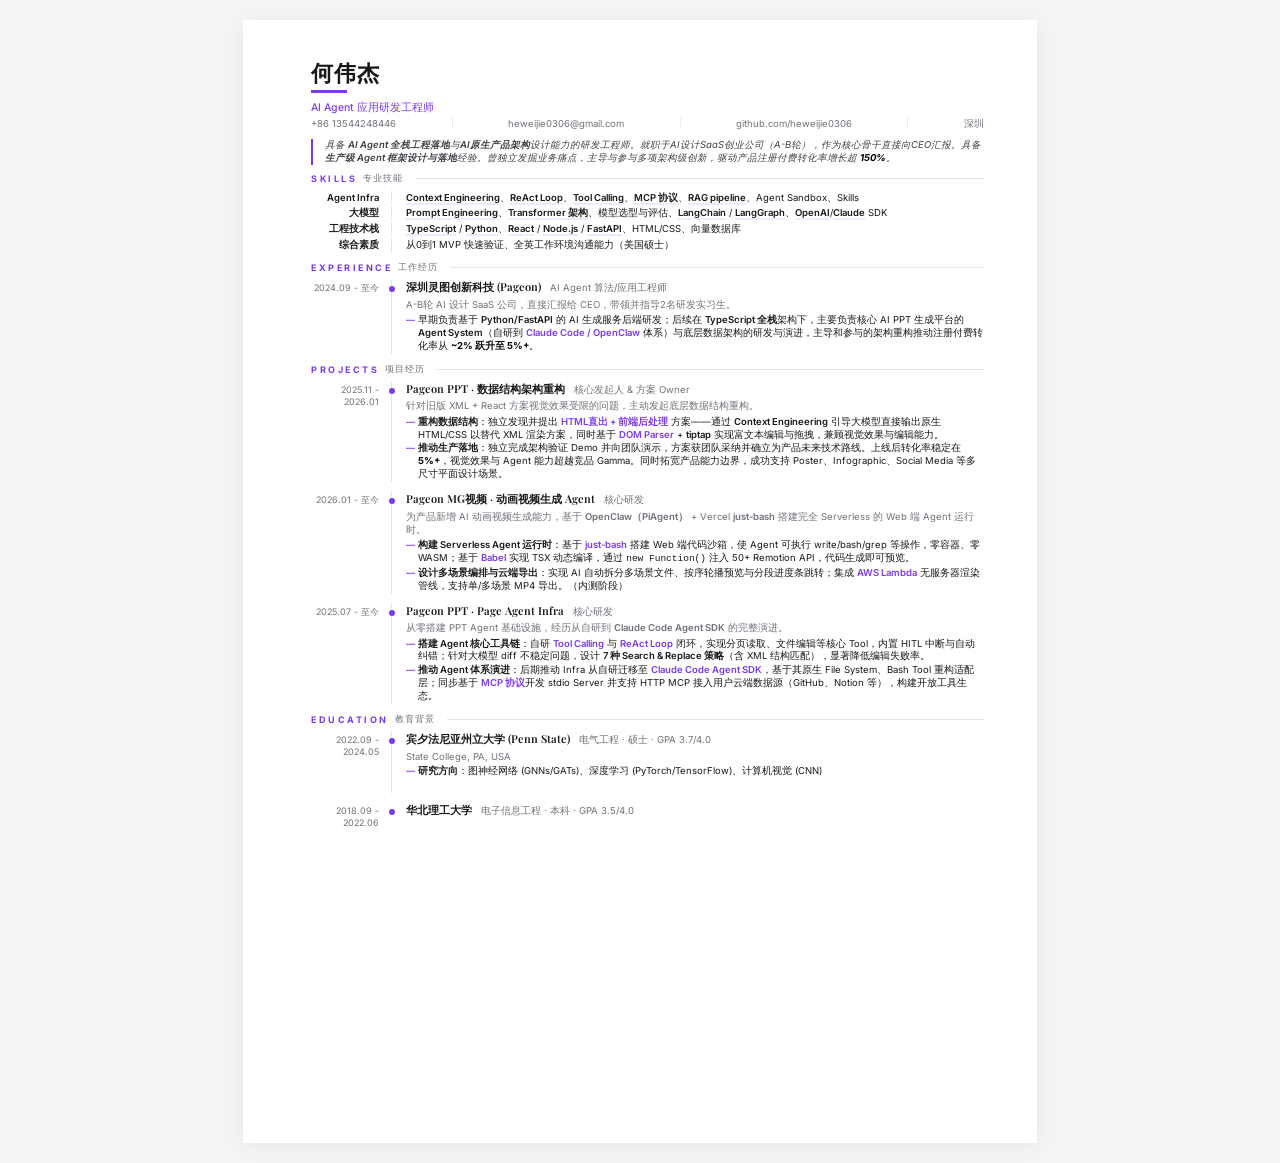
<file: resume/resume-editorial.html>
<!DOCTYPE html>
<html lang="zh-CN">
<head>
  <meta charset="UTF-8">
  <meta name="viewport" content="width=device-width, initial-scale=1.0">
  <title>何伟杰 - AI Agent 应用研发工程师 - 简历</title>

  <link rel="preconnect" href="https://fonts.googleapis.com">
  <link rel="preconnect" href="https://fonts.gstatic.com" crossorigin>
  <link href="https://fonts.googleapis.com/css2?family=Inter:wght@400;500;600;700&family=Playfair+Display:wght@600;700&display=swap" rel="stylesheet">

  <style>
    :root {
      --color-text-main: #18181b;
      --color-text-sub: #71717a;
      --color-theme: #7c3aed;
      --color-theme-light: #ede9fe;
      --color-border: #e4e4e7;
      --color-bg-page: #ffffff;
      --font-heading: 'Playfair Display', 'Noto Serif SC', Georgia, serif;
      --font-body: 'Inter', -apple-system, 'PingFang SC', 'Noto Sans SC', sans-serif;
    }

    * { box-sizing: border-box; margin: 0; padding: 0; }

    body {
      background-color: #f4f4f5;
      color: var(--color-text-main);
      font-family: var(--font-body);
      font-size: 9.5px;
      line-height: 1.35;
      -webkit-font-smoothing: antialiased;
    }

    .page {
      background: var(--color-bg-page);
      width: 210mm;
      min-height: 297mm;
      margin: 20px auto;
      box-shadow: 0 4px 20px rgba(0,0,0,0.05);
      padding: 10mm 14mm 10mm 18mm;
    }

    a { color: inherit; text-decoration: none; }
    b, strong { font-weight: 600; }
    strong.highlight { color: var(--color-theme); }
    strong.data { font-weight: 700; color: #000; }

    /* ===== Header ===== */
    header { margin-bottom: 8px; }

    .name {
      font-family: var(--font-heading);
      font-size: 22px;
      font-weight: 700;
      letter-spacing: 1px;
      margin-bottom: 3px;
    }

    .name-decorator {
      width: 36px;
      height: 2.5px;
      background-color: var(--color-theme);
      margin-bottom: 8px;
    }

    .job-title {
      font-size: 10.5px;
      font-weight: 500;
      color: var(--color-theme);
      margin-bottom: 3px;
    }

    .contact-info {
      font-size: 9.5px;
      color: var(--color-text-sub);
      display: flex;
      justify-content: space-between;
      align-items: center;
    }
    .contact-info span.separator { color: var(--color-border); }

    /* ===== Summary (Pull Quote) ===== */
    .summary-section {
      margin-bottom: 8px;
      border-left: 2.5px solid var(--color-theme);
      padding-left: 12px;
      font-size: 9.5px;
      font-style: italic;
      color: #3f3f46;
      line-height: 1.35;
    }

    /* ===== Section Titles ===== */
    .section-title-wrapper {
      display: flex;
      align-items: center;
      margin-bottom: 6px;
      margin-top: 10px;
    }

    .section-title {
      font-size: 9px;
      font-weight: 700;
      text-transform: uppercase;
      letter-spacing: 2.5px;
      color: var(--color-theme);
      white-space: nowrap;
    }

    .section-title-zh {
      font-size: 8.5px;
      font-weight: 400;
      color: var(--color-text-sub);
      margin-left: 6px;
      letter-spacing: 1px;
    }

    .section-title-line {
      flex-grow: 1;
      height: 1px;
      background-color: var(--color-border);
      margin-left: 12px;
    }

    /* ===== Timeline ===== */
    .timeline { display: block; }

    .timeline-item {
      display: flex;
      position: relative;
      margin-bottom: 10px;
      page-break-inside: avoid;
      break-inside: avoid;
    }
    .timeline-item:last-child { margin-bottom: 0; }

    .timeline-time {
      width: 80px;
      flex-shrink: 0;
      text-align: right;
      padding-right: 12px;
      font-size: 9px;
      color: var(--color-text-sub);
      padding-top: 2px;
    }

    .timeline-content {
      flex-grow: 1;
      padding-left: 14px;
      border-left: 1px solid var(--color-border);
      position: relative;
    }

    .timeline-content::before {
      content: '';
      position: absolute;
      left: -3.5px;
      top: 6px;
      width: 6px;
      height: 6px;
      background-color: var(--color-theme);
      border-radius: 50%;
    }

    .item-header { margin-bottom: 3px; }

    .item-title {
      font-family: var(--font-heading);
      font-size: 11px;
      font-weight: 600;
    }

    .item-subtitle {
      font-size: 9.5px;
      color: var(--color-text-sub);
      margin-left: 6px;
      font-weight: 400;
      font-family: var(--font-body);
    }

    .item-context {
      font-size: 9.5px;
      color: var(--color-text-sub);
      margin-bottom: 3px;
      line-height: 1.4;
    }

    /* ===== Bullet Points ===== */
    .bullet-list { list-style: none; }

    .bullet-list li {
      position: relative;
      padding-left: 12px;
      font-size: 9.5px;
      margin-bottom: 1px;
      line-height: 1.35;
    }

    .bullet-list li::before {
      content: '—';
      position: absolute;
      left: 0;
      color: var(--color-theme);
      font-weight: 600;
      font-size: 9px;
    }

    /* ===== Skills ===== */
    .skills-grid { display: block; }

    .skill-row {
      display: flex;
      font-size: 9.5px;
      margin-bottom: 2px;
      page-break-inside: avoid;
      break-inside: avoid;
      line-height: 1.45;
    }
    .skill-row:last-child { margin-bottom: 0; }

    .skill-category {
      width: 80px;
      flex-shrink: 0;
      text-align: right;
      padding-right: 12px;
      font-weight: 600;
    }

    .skill-items {
      flex-grow: 1;
      padding-left: 14px;
      border-left: 1px solid var(--color-border);
    }

    .skill-tag {
      font-weight: 600;
      border-bottom: 2px solid var(--color-theme-light);
      padding-bottom: 0px;
    }

    .skill-tag:hover { border-color: var(--color-theme); }

    /* ===== Print ===== */
    @media print {
      @page {
        size: A4;
        margin: 0;
      }
      body {
        background-color: #fff;
        margin: 0;
        padding: 0;
      }
      .page {
        margin: 0;
        box-shadow: none;
        width: 100%;
        min-height: auto;
        padding: 10mm 14mm 10mm 18mm;
      }
      .name-decorator, .timeline-content::before {
        background-color: var(--color-theme) !important;
        -webkit-print-color-adjust: exact;
        print-color-adjust: exact;
      }
      .skill-tag {
        border-bottom: 2px solid var(--color-theme-light) !important;
        -webkit-print-color-adjust: exact;
        print-color-adjust: exact;
      }
      a { text-decoration: none; color: var(--color-text-main); }
    }
  </style>
</head>
<body>
  <div class="page">

    <header>
      <div class="name">何伟杰</div>
      <div class="name-decorator"></div>
      <div class="job-title">AI Agent 应用研发工程师</div>
      <div class="contact-info">
        <span>+86 13544248446</span>
        <span class="separator">|</span>
        <a href="mailto:heweijie0306@gmail.com">heweijie0306@gmail.com</a>
        <span class="separator">|</span>
        <a href="https://github.com/heweijie0306" target="_blank">github.com/heweijie0306</a>
        <span class="separator">|</span>
        <span>深圳</span>
      </div>
    </header>

    <div class="summary-section">
      具备 <strong>AI Agent 全栈工程落地</strong>与<strong>AI原生产品架构</strong>设计能力的研发工程师。就职于AI设计SaaS创业公司（A-B轮），作为核心骨干直接向CEO汇报。具备<strong>生产级 Agent 框架设计与落地</strong>经验。曾独立发掘业务痛点，主导与参与多项架构级创新，驱动产品注册付费转化率增长超 <strong class="data">150%</strong>。
    </div>

    <div class="section-title-wrapper" style="margin-top: 0;">
      <span class="section-title">SKILLS</span>
      <span class="section-title-zh">专业技能</span>
      <div class="section-title-line"></div>
    </div>

    <div class="skills-grid">
      <div class="skill-row">
        <div class="skill-category">Agent Infra</div>
        <div class="skill-items">
          <span class="skill-tag">Context Engineering</span>、<span class="skill-tag">ReAct Loop</span>、<span class="skill-tag">Tool Calling</span>、<span class="skill-tag">MCP 协议</span>、<span class="skill-tag">RAG pipeline</span>、Agent Sandbox、Skills
        </div>
      </div>
      <div class="skill-row">
        <div class="skill-category">大模型</div>
        <div class="skill-items">
          <span class="skill-tag">Prompt Engineering</span>、<span class="skill-tag">Transformer 架构</span>、模型选型与评估、<span class="skill-tag">LangChain</span> / <span class="skill-tag">LangGraph</span>、<span class="skill-tag">OpenAI</span>/<span class="skill-tag">Claude</span> SDK
        </div>
      </div>
      <div class="skill-row">
        <div class="skill-category">工程技术栈</div>
        <div class="skill-items">
          <span class="skill-tag">TypeScript</span> / <span class="skill-tag">Python</span>、<span class="skill-tag">React</span> / <span class="skill-tag">Node.js</span> / <span class="skill-tag">FastAPI</span>、HTML/CSS、向量数据库
        </div>
      </div>
      <div class="skill-row">
        <div class="skill-category">综合素质</div>
        <div class="skill-items">
          从0到1 MVP 快速验证、全英工作环境沟通能力（美国硕士）
        </div>
      </div>
    </div>

    <div class="section-title-wrapper">
      <span class="section-title">EXPERIENCE</span>
      <span class="section-title-zh">工作经历</span>
      <div class="section-title-line"></div>
    </div>

    <div class="timeline">
      <div class="timeline-item">
        <div class="timeline-time">2024.09 - 至今</div>
        <div class="timeline-content">
          <div class="item-header">
            <span class="item-title">深圳灵图创新科技 (Pageon)</span>
            <span class="item-subtitle">AI Agent 算法/应用工程师</span>
          </div>
          <div class="item-context">A-B轮 AI 设计 SaaS 公司，直接汇报给 CEO，带领并指导2名研发实习生。</div>
          <ul class="bullet-list">
            <li>早期负责基于 <strong>Python/FastAPI</strong> 的 AI 生成服务后端研发；后续在 <strong>TypeScript 全栈</strong>架构下，主要负责核心 AI PPT 生成平台的 <strong>Agent System</strong>（自研到 <strong class="highlight">Claude Code / OpenClaw</strong> 体系）与底层数据架构的研发与演进，主导和参与的架构重构推动注册付费转化率从 <strong class="data">~2% 跃升至 5%+</strong>。</li>
          </ul>
        </div>
      </div>
    </div>

    <div class="section-title-wrapper">
      <span class="section-title">PROJECTS</span>
      <span class="section-title-zh">项目经历</span>
      <div class="section-title-line"></div>
    </div>

    <div class="timeline">
      <div class="timeline-item">
        <div class="timeline-time">2025.11 - 2026.01</div>
        <div class="timeline-content">
          <div class="item-header">
            <span class="item-title">Pageon PPT · 数据结构架构重构</span>
            <span class="item-subtitle">核心发起人 &amp; 方案 Owner</span>
          </div>
          <div class="item-context">针对旧版 XML + React 方案视觉效果受限的问题，主动发起底层数据结构重构。</div>
          <ul class="bullet-list">
            <li><strong>重构数据结构</strong>：独立发现并提出 <strong class="highlight">HTML直出 + 前端后处理</strong> 方案——通过 <strong>Context Engineering</strong> 引导大模型直接输出原生 HTML/CSS 以替代 XML 渲染方案，同时基于 <strong class="highlight">DOM Parser</strong> + <strong>tiptap</strong> 实现富文本编辑与拖拽，兼顾视觉效果与编辑能力。</li>
            <li><strong>推动生产落地</strong>：独立完成架构验证 Demo 并向团队演示，方案获团队采纳并确立为产品未来技术路线。上线后转化率稳定在 <strong class="data">5%+</strong>，视觉效果与 Agent 能力超越竞品 Gamma。同时拓宽产品能力边界，成功支持 Poster、Infographic、Social Media 等多尺寸平面设计场景。</li>
          </ul>
        </div>
      </div>

      <div class="timeline-item">
        <div class="timeline-time">2026.01 - 至今</div>
        <div class="timeline-content">
          <div class="item-header">
            <span class="item-title">Pageon MG视频 · 动画视频生成 Agent</span>
            <span class="item-subtitle">核心研发</span>
          </div>
          <div class="item-context">为产品新增 AI 动画视频生成能力，基于 <strong>OpenClaw（PiAgent）</strong> + Vercel <strong>just-bash</strong> 搭建完全 Serverless 的 Web 端 Agent 运行时。</div>
          <ul class="bullet-list">
            <li><strong>构建 Serverless Agent 运行时</strong>：基于 <strong class="highlight">just-bash</strong> 搭建 Web 端代码沙箱，使 Agent 可执行 write/bash/grep 等操作，零容器、零 WASM；基于 <strong class="highlight">Babel</strong> 实现 TSX 动态编译，通过 <code>new Function()</code> 注入 50+ Remotion API，代码生成即可预览。</li>
            <li><strong>设计多场景编排与云端导出</strong>：实现 AI 自动拆分多场景文件、按序轮播预览与分段进度条跳转；集成 <strong class="highlight">AWS Lambda</strong> 无服务器渲染管线，支持单/多场景 MP4 导出。（内测阶段）</li>
          </ul>
        </div>
      </div>

      <div class="timeline-item">
        <div class="timeline-time">2025.07 - 至今</div>
        <div class="timeline-content">
          <div class="item-header">
            <span class="item-title">Pageon PPT · Page Agent Infra</span>
            <span class="item-subtitle">核心研发</span>
          </div>
          <div class="item-context">从零搭建 PPT Agent 基础设施，经历从自研到 <strong>Claude Code Agent SDK</strong> 的完整演进。</div>
          <ul class="bullet-list">
            <li><strong>搭建 Agent 核心工具链</strong>：自研 <strong class="highlight">Tool Calling</strong> 与 <strong class="highlight">ReAct Loop</strong> 闭环，实现分页读取、文件编辑等核心 Tool，内置 HITL 中断与自动纠错；针对大模型 diff 不稳定问题，设计 <strong>7 种 Search &amp; Replace 策略</strong>（含 XML 结构匹配），显著降低编辑失败率。</li>
            <li><strong>推动 Agent 体系演进</strong>：后期推动 Infra 从自研迁移至 <strong class="highlight">Claude Code Agent SDK</strong>，基于其原生 File System、Bash Tool 重构适配层；同步基于 <strong class="highlight">MCP 协议</strong>开发 stdio Server 并支持 HTTP MCP 接入用户云端数据源（GitHub、Notion 等），构建开放工具生态。</li>
          </ul>
        </div>
      </div>
    </div>

    <div class="section-title-wrapper">
      <span class="section-title">EDUCATION</span>
      <span class="section-title-zh">教育背景</span>
      <div class="section-title-line"></div>
    </div>

    <div class="timeline">
      <div class="timeline-item">
        <div class="timeline-time">2022.09 - 2024.05</div>
        <div class="timeline-content" style="padding-bottom: 14px;">
          <div class="item-header">
            <span class="item-title">宾夕法尼亚州立大学 (Penn State)</span>
            <span class="item-subtitle">电气工程 · 硕士 · GPA 3.7/4.0</span>
          </div>
          <div class="item-context" style="margin-bottom: 2px;">State College, PA, USA</div>
          <ul class="bullet-list">
            <li><strong>研究方向</strong>：图神经网络 (GNNs/GATs)、深度学习 (PyTorch/TensorFlow)、计算机视觉 (CNN)</li>
          </ul>
        </div>
      </div>

      <div class="timeline-item">
        <div class="timeline-time">2018.09 - 2022.06</div>
        <div class="timeline-content" style="border-left-color: transparent;">
          <div class="item-header">
            <span class="item-title">华北理工大学</span>
            <span class="item-subtitle">电子信息工程 · 本科 · GPA 3.5/4.0</span>
          </div>
        </div>
      </div>
    </div>

  </div>
</body>
</html>
</file>
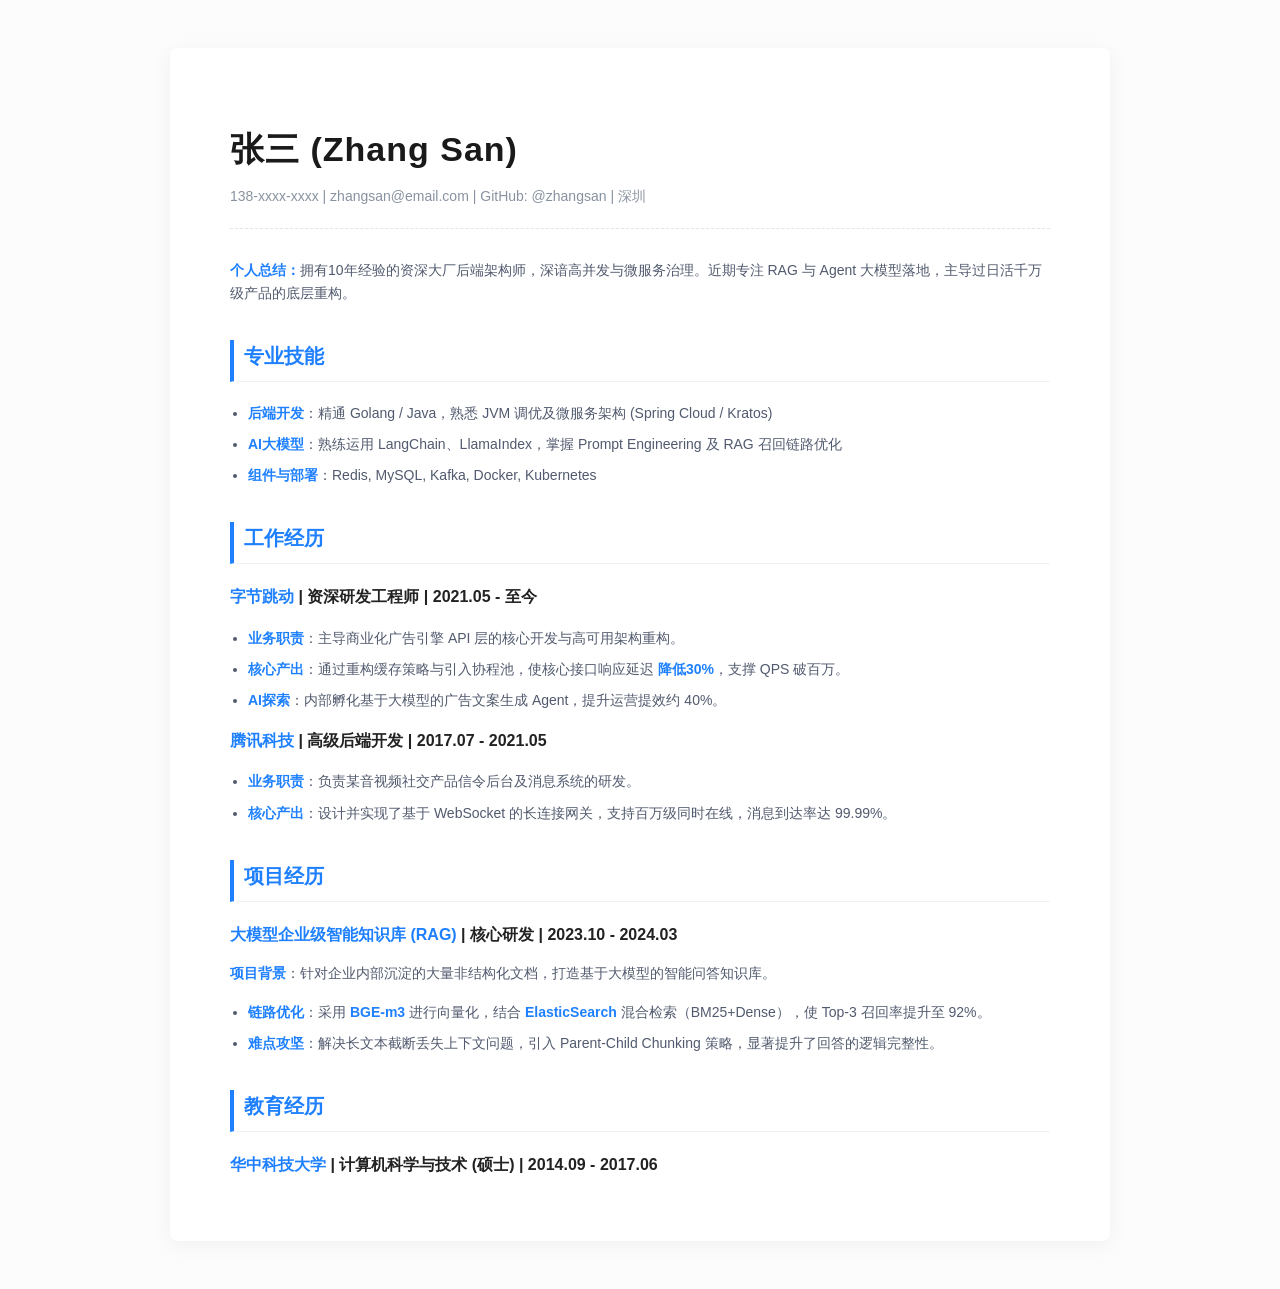
<file: resume/resume-styles/template.html>
<!DOCTYPE html>
<html lang="zh-CN">
<head>
  <meta charset="UTF-8">
  <title>Markdown to HTML Resume Template</title>
  <!-- 引入你喜欢的 CSS 文件，例如： -->
  <link rel="stylesheet" href="./02_tech_modern_blue.css">
</head>
<body>
  <!-- 简历容器，所有 Markdown 转换的 HTML 都放在这里 -->
  <div class="resume-container">
    
    <h1>张三 (Zhang San)</h1>
    <p>138-xxxx-xxxx | zhangsan@email.com | GitHub: @zhangsan | 深圳</p>
    
    <p><strong>个人总结：</strong>拥有10年经验的资深大厂后端架构师，深谙高并发与微服务治理。近期专注 RAG 与 Agent 大模型落地，主导过日活千万级产品的底层重构。</p>

    <h2>专业技能</h2>
    <ul>
      <li><strong>后端开发</strong>：精通 Golang / Java，熟悉 JVM 调优及微服务架构 (Spring Cloud / Kratos)</li>
      <li><strong>AI大模型</strong>：熟练运用 LangChain、LlamaIndex，掌握 Prompt Engineering 及 RAG 召回链路优化</li>
      <li><strong>组件与部署</strong>：Redis, MySQL, Kafka, Docker, Kubernetes</li>
    </ul>

    <h2>工作经历</h2>
    <h3><strong>字节跳动</strong> | 资深研发工程师 | 2021.05 - 至今</h3>
    <ul>
      <li><strong>业务职责</strong>：主导商业化广告引擎 API 层的核心开发与高可用架构重构。</li>
      <li><strong>核心产出</strong>：通过重构缓存策略与引入协程池，使核心接口响应延迟 <strong>降低30%</strong>，支撑 QPS 破百万。</li>
      <li><strong>AI探索</strong>：内部孵化基于大模型的广告文案生成 Agent，提升运营提效约 40%。</li>
    </ul>

    <h3><strong>腾讯科技</strong> | 高级后端开发 | 2017.07 - 2021.05</h3>
    <ul>
      <li><strong>业务职责</strong>：负责某音视频社交产品信令后台及消息系统的研发。</li>
      <li><strong>核心产出</strong>：设计并实现了基于 WebSocket 的长连接网关，支持百万级同时在线，消息到达率达 99.99%。</li>
    </ul>

    <h2>项目经历</h2>
    <h3><strong>大模型企业级智能知识库 (RAG)</strong> | 核心研发 | 2023.10 - 2024.03</h3>
    <p><strong>项目背景</strong>：针对企业内部沉淀的大量非结构化文档，打造基于大模型的智能问答知识库。</p>
    <ul>
      <li><strong>链路优化</strong>：采用 <strong>BGE-m3</strong> 进行向量化，结合 <strong>ElasticSearch</strong> 混合检索（BM25+Dense），使 Top-3 召回率提升至 92%。</li>
      <li><strong>难点攻坚</strong>：解决长文本截断丢失上下文问题，引入 Parent-Child Chunking 策略，显著提升了回答的逻辑完整性。</li>
    </ul>

    <h2>教育经历</h2>
    <h3><strong>华中科技大学</strong> | 计算机科学与技术 (硕士) | 2014.09 - 2017.06</h3>

  </div>
</body>
</html>
</file>
<file: resume/resume-styles/02_tech_modern_blue.css>
/* 02_tech_modern_blue.css - 科技蓝调现代风 */
/* HRBP视角：互联网大厂产研线最爱的风格。蓝色(#1e80ff)传达理性与专业感，适合投递字节跳动、腾讯等后端架构、算法等岗位。重点在于高亮核心数字与技术栈。 */

body {
  font-family: -apple-system, BlinkMacSystemFont, "Segoe UI", Roboto, "Helvetica Neue", Arial, sans-serif;
  color: #3f4652;
  line-height: 1.65;
  background-color: #fcfcfc;
  padding: 40px 0;
}

.resume-container {
  max-width: 820px;
  background: #ffffff;
  margin: 0 auto;
  padding: 50px 60px;
  box-shadow: 0 4px 20px rgba(0, 0, 0, 0.05);
  border-radius: 8px;
}

h1 {
  font-size: 34px;
  color: #1a1a1a;
  letter-spacing: 1px;
  margin-bottom: 8px;
}

h1 + p {
  color: #8892a0;
  font-size: 14px;
  margin-top: 0;
  border-bottom: 1px dashed #e1e4e8;
  padding-bottom: 20px;
  margin-bottom: 30px;
}

h2 {
  font-size: 20px;
  color: #1e80ff; /* 腾讯蓝/掘金蓝 */
  margin-top: 35px;
  margin-bottom: 20px;
  padding-left: 10px;
  border-left: 4px solid #1e80ff;
  font-weight: 600;
  border-bottom: 1px solid #eef1f6;
  padding-bottom: 8px;
}

h3 {
  font-size: 16px;
  color: #222222;
  margin-bottom: 12px;
  font-weight: 600;
}

p, li {
  font-size: 14px;
  color: #515a6e;
}

ul {
  padding-left: 18px;
}

li {
  margin-bottom: 8px;
}

strong {
  color: #1e80ff; /* 科技风强调用主色调 */
  font-weight: 600;
}
</file>
